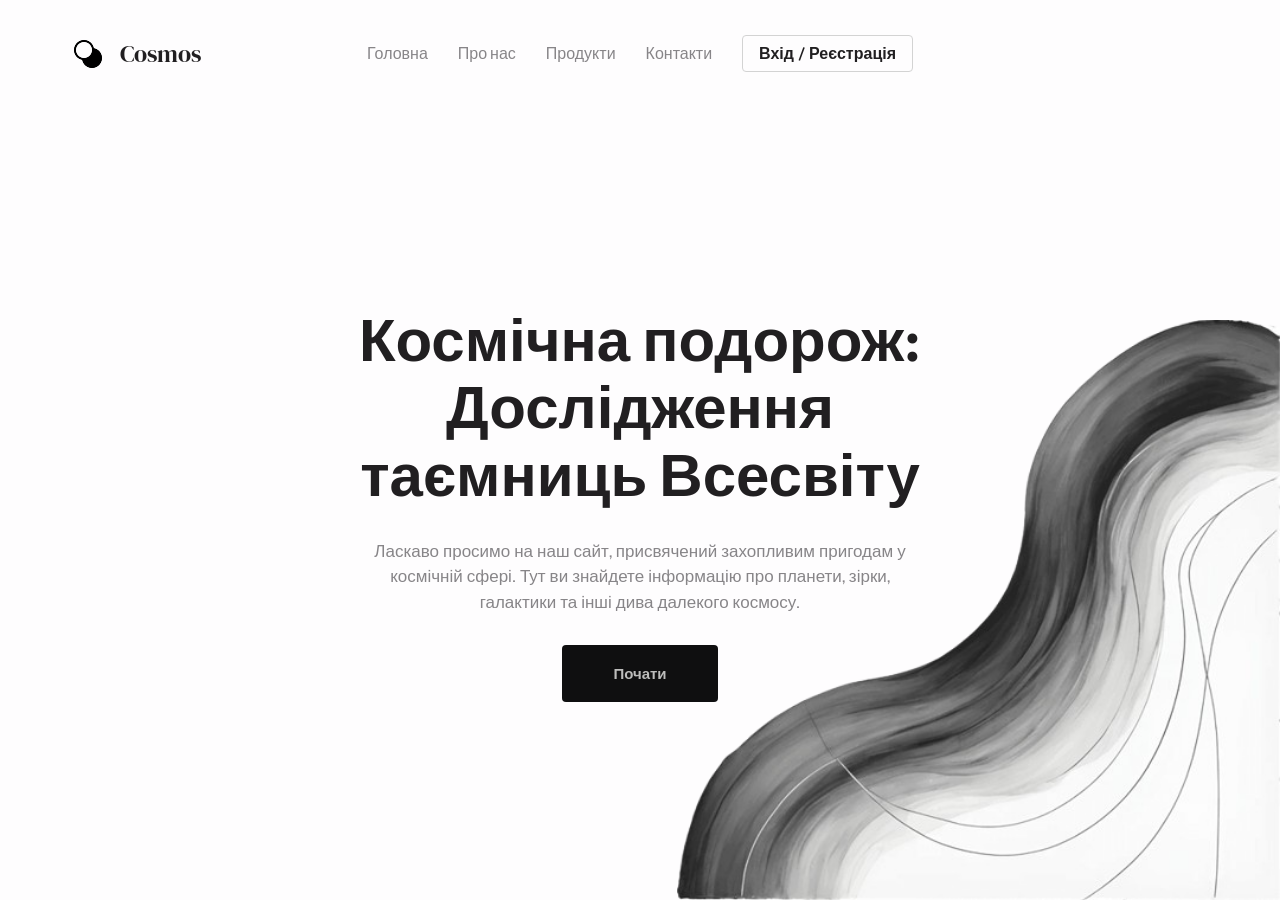
<file: index.html>
<!DOCTYPE html>
<html lang="uk">
<head>
    <meta charset="UTF-8">
    <meta name="viewport" content="width=device-width, initial-scale=1.0">
    <title>Cosmos - Космічна подорож</title>
    <link href="https://fonts.googleapis.com/css2?family=DM+Serif+Display&family=Outfit:wght@600&family=Syne:wght@400;600&display=swap" rel="stylesheet">
    <link rel="stylesheet" href="style.css">
</head>
<body>
    
    <header class="header header-dark">
        <div class="logo">
            <img src="logo.png" alt="Cosmo Logo" class="logo-icon logo-dark"> 
            <span class="logo-text text-dark">Cosmos</span>
        </div>
         <nav class="nav">
    <ul class="nav-list">
        <li><a href="index.html">Головна</a></li>
        <li><a href="about.html">Про нас</a></li>
        <li><a href="products.html">Продукти</a></li>
        <li><a href="products.html#footer">Контакти</a></li>
        <li><a href="auth.html" style="font-weight: 600; color: var(--text-dark);">Вхід / Реєстрація</a></li>
    </ul>
</nav>
    </header>

    <main class="hero">
        <div class="hero-content">
            <h1 class="hero-title">Космічна подорож:<br>Дослідження<br>таємниць Всесвіту</h1>
            <p class="hero-subtitle">Ласкаво просимо на наш сайт, присвячений захопливим пригодам у космічній сфері. Тут ви знайдете інформацію про планети, зірки, галактики та інші дива далекого космосу.</p>
            <a href="about.html" class="main-btn">Почати</a>
        </div>
        
        <div class="hero-visuals">
            <img src="wave_shape.png" alt="Хвиля" class="wave-shape">
        </div>
    </main>

</body>
</html>
</file>
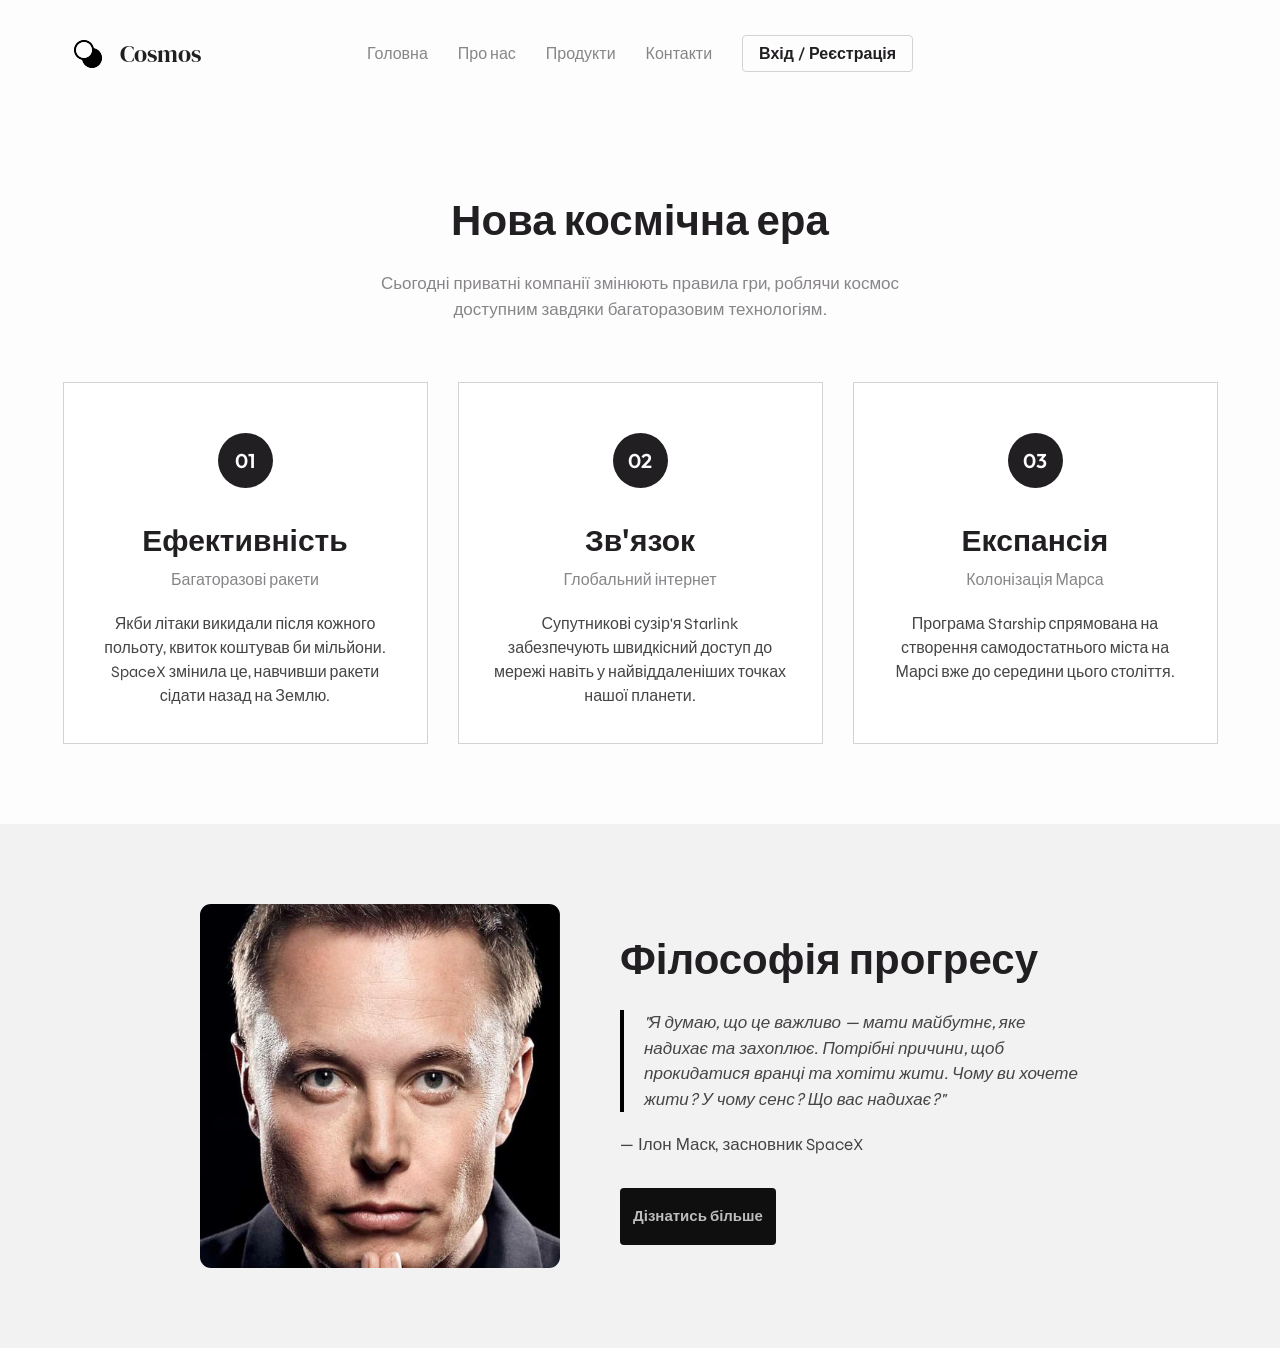
<file: about.html>
<!DOCTYPE html>
<html lang="uk">
<head>
    <meta charset="UTF-8">
    <meta name="viewport" content="width=device-width, initial-scale=1.0">
    <title>Cosmos - Про галузь</title>
    <link href="https://fonts.googleapis.com/css2?family=DM+Serif+Display&family=Outfit:wght@600&family=Syne:wght@400;600&display=swap" rel="stylesheet">
    <link rel="stylesheet" href="style.css">
</head>
<body>

    <header class="header header-dark">
        <div class="logo">
            <img src="logo.png" alt="Cosmo Logo" class="logo-icon logo-dark"> 
            <span class="logo-text text-dark">Cosmos</span>
        </div>
         <nav class="nav">
    <ul class="nav-list">
        <li><a href="index.html">Головна</a></li>
        <li><a href="about.html">Про нас</a></li>
        <li><a href="products.html">Продукти</a></li>
        <li><a href="products.html#footer">Контакти</a></li>
        <li><a href="auth.html" style="font-weight: 600; color: var(--text-dark);">Вхід / Реєстрація</a></li>
    </ul>
</nav>
    </header>

    <section class="industry-section">
        <h2 class="section-title">Нова космічна ера</h2>
        <p class="section-subtitle">Сьогодні приватні компанії змінюють правила гри, роблячи космос доступним завдяки багаторазовим технологіям.</p>
        
        <div class="cards-container">
            <div class="info-card">
                <div class="card-icon-wrap">01</div>
                <h3>Ефективність</h3>
                <span class="card-sub">Багаторазові ракети</span>
                <p>Якби літаки викидали після кожного польоту, квиток коштував би мільйони. SpaceX змінила це, навчивши ракети сідати назад на Землю.</p>
            </div>
            <div class="info-card">
                <div class="card-icon-wrap">02</div>
                <h3>Зв'язок</h3>
                <span class="card-sub">Глобальний інтернет</span>
                <p>Супутникові сузір'я Starlink забезпечують швидкісний доступ до мережі навіть у найвіддаленіших точках нашої планети.</p>
            </div>
            <div class="info-card">
                <div class="card-icon-wrap">03</div>
                <h3>Експансія</h3>
                <span class="card-sub">Колонізація Марса</span>
                <p>Програма Starship спрямована на створення самодостатнього міста на Марсі вже до середини цього століття.</p>
            </div>
        </div>
    </section>

    <section class="journey-section section-grey">
        <div class="journey-container">
            <div class="journey-image">
                <img src="men.png" alt="Elon Musk"> 
            </div>
            <div class="journey-content">
                <h2 class="journey-title">Філософія прогресу</h2>
                <p class="journey-text" style="font-style: italic; border-left: 4px solid #000; padding-left: 20px;">
                    "Я думаю, що це важливо — мати майбутнє, яке надихає та захоплює. Потрібні причини, щоб прокидатися вранці та хотіти жити. Чому ви хочете жити? У чому сенс? Що вас надихає?"
                </p>
                <p class="journey-text">— Ілон Маск, засновник SpaceX</p>
                <div class="journey-actions">
                    <a href="products.html" class="main-btn">Дізнатись більше</a>
                </div>
            </div>
        </div>
    </section>

</body>
</html>
</file>
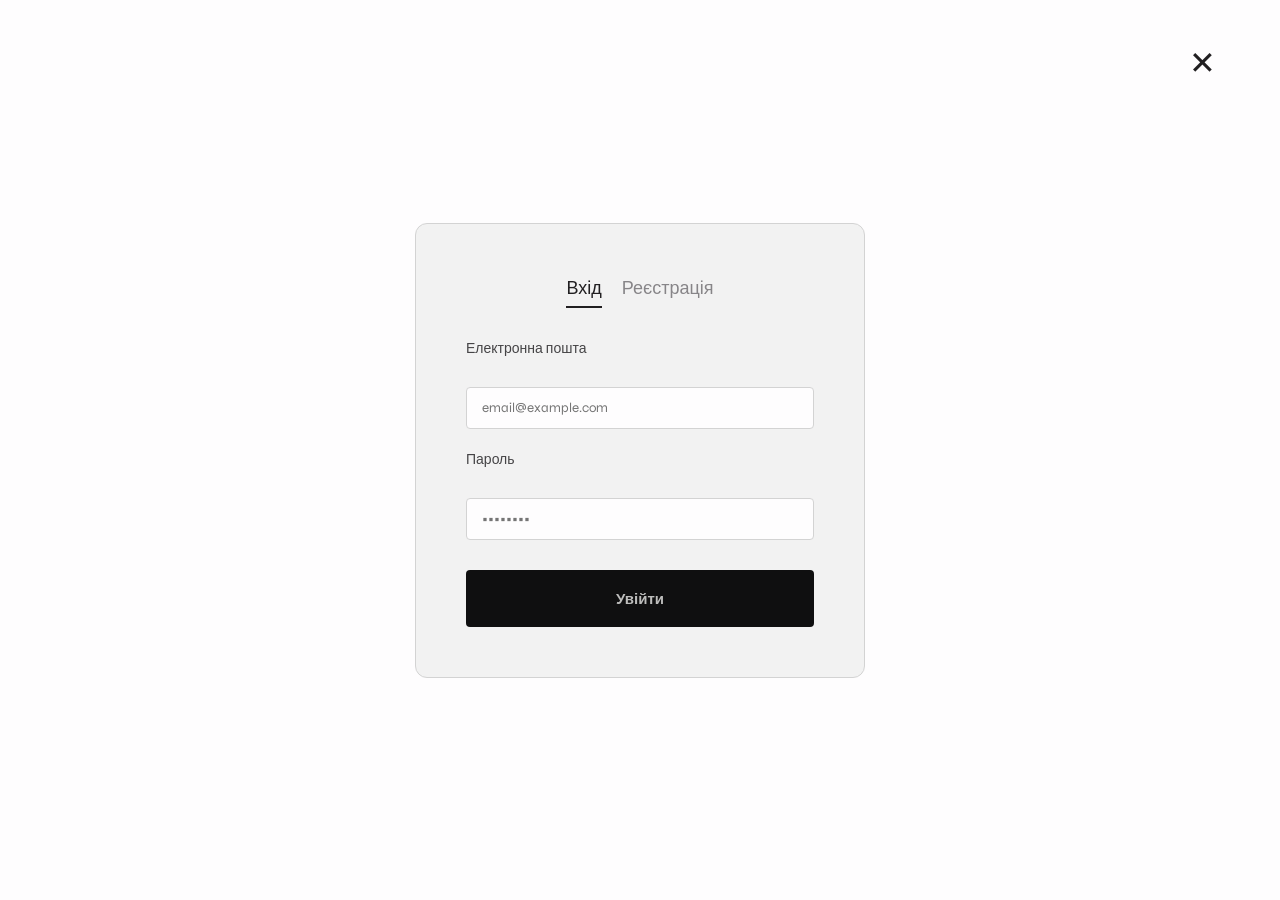
<file: auth.html>
<!DOCTYPE html>
<html lang="uk">
<head>
    <meta charset="UTF-8">
    <meta name="viewport" content="width=device-width, initial-scale=1.0">
    <title>Cosmos - Авторизація</title>
    <link href="https://fonts.googleapis.com/css2?family=DM+Serif+Display&family=Outfit:wght@600&family=Syne:wght@400;600&display=swap" rel="stylesheet">
    <link rel="stylesheet" href="style.css">
    <style>

.error-message {
    color: #ff4d4d;
    font-size: 12px;
    margin-bottom: 5px;
    min-height: 15px; /* Щоб верстка не стрибала */
    font-weight: 600;
    opacity: 0;
    transition: opacity 0.3s ease;
}

.error-message.show {
    opacity: 1;
}

/* Підсвітка бордера поля при помилці */
input.input-error {
    border-color: #ff4d4d !important;
}

        /* Специфічні стилі для сторінки авторизації */
        .auth-body {
            display: flex;
            justify-content: center;
            align-items: center;
            min-height: 100vh;
            padding: 20px;
        }
        .auth-close {
            position: absolute;
            top: 40px;
            right: 5%;
            font-size: 32px;
            color: var(--text-dark);
            cursor: pointer;
            transition: transform 0.3s ease;
        }
        .auth-close:hover {
            transform: rotate(90deg);
        }
        .auth-card {
            width: 100%;
            max-width: 450px;
            padding: 50px;
            background: var(--bg-grey);
            border-radius: 12px;
            border: 1px solid var(--border-color);
            text-align: center;
        }
        .auth-tabs {
            display: flex;
            gap: 20px;
            justify-content: center;
            margin-bottom: 30px;
        }
        .auth-tab {
            font-family: 'Outfit', sans-serif;
            font-size: 18px;
            color: var(--text-light);
            cursor: pointer;
            border-bottom: 2px solid transparent;
            padding-bottom: 5px;
        }
        .auth-tab.active {
            color: var(--text-dark);
            border-bottom: 2px solid var(--text-dark);
        }
        .form-group {
            margin-bottom: 20px;
            text-align: left;
        }
        .form-group label {
            display: block;
            font-size: 14px;
            margin-bottom: 8px;
            color: var(--text-mid);
        }
        .form-group input {
            width: 100%;
            padding: 12px 15px;
            border: 1px solid var(--border-color);
            background: var(--bg-white);
            border-radius: 4px;
            font-family: 'Syne', sans-serif;
            color: var(--text-dark);
            outline: none;
        }
        .auth-btn {
            width: 100%;
            margin-top: 10px;
            cursor: pointer;
            border: none;
        }
        .hidden { display: none; }
    </style>
</head>
<body class="auth-body">

    <a href="index.html" class="auth-close">✕</a>

    <div class="auth-card">
        <div class="auth-tabs">
            <span class="auth-tab active" id="tab-login">Вхід</span>
            <span class="auth-tab" id="tab-register">Реєстрація</span>
        </div>

        <form id="form-login" novalidate>
    <div class="form-group">
        <label>Електронна пошта</label>
        <div class="error-message" id="error-login-email"></div> <input type="email" id="login-email" placeholder="email@example.com" required>
    </div>
    <div class="form-group">
        <label>Пароль</label>
        <div class="error-message" id="error-login-password"></div> <input type="password" id="login-password" placeholder="••••••••" required>
    </div>
    <button type="submit" class="main-btn auth-btn">Увійти</button>
</form>

<form id="form-register" class="hidden" novalidate>
    <div class="form-group">
        <label>Повне ім'я</label>
        <div class="error-message" id="error-reg-name"></div> <input type="text" id="reg-name" placeholder="Іван Іванов" required>
    </div>
    <div class="form-group">
        <label>Електронна пошта</label>
        <div class="error-message" id="error-reg-email"></div> <input type="email" id="reg-email" placeholder="email@example.com" required>
    </div>
    <div class="form-group">
        <label>Пароль</label>
        <div class="error-message" id="error-reg-password"></div> <input type="password" id="reg-password" placeholder="Мінімум 8 символів" required>
    </div>
    <button type="submit" class="main-btn auth-btn">Створити акаунт</button>
</form>
    </div>

    <script src="auth.js"></script>
</body>
</html>
</file>
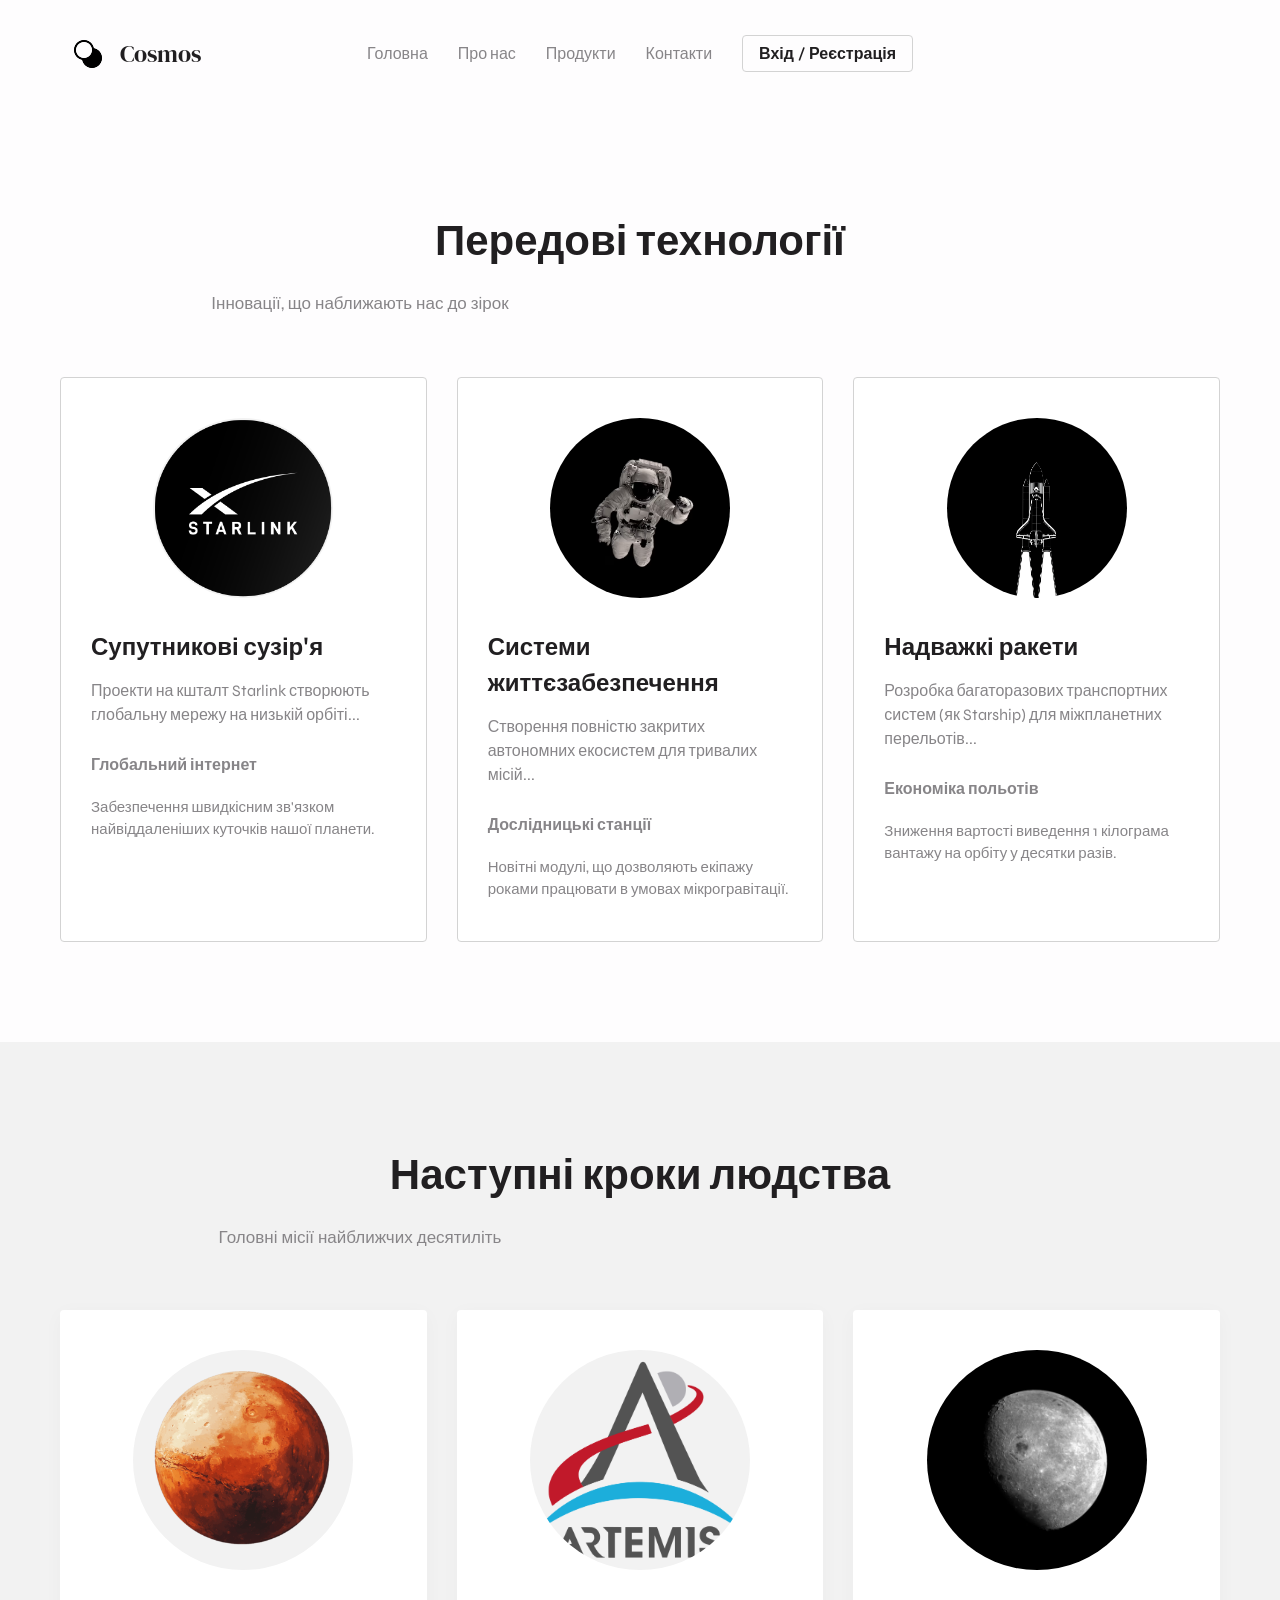
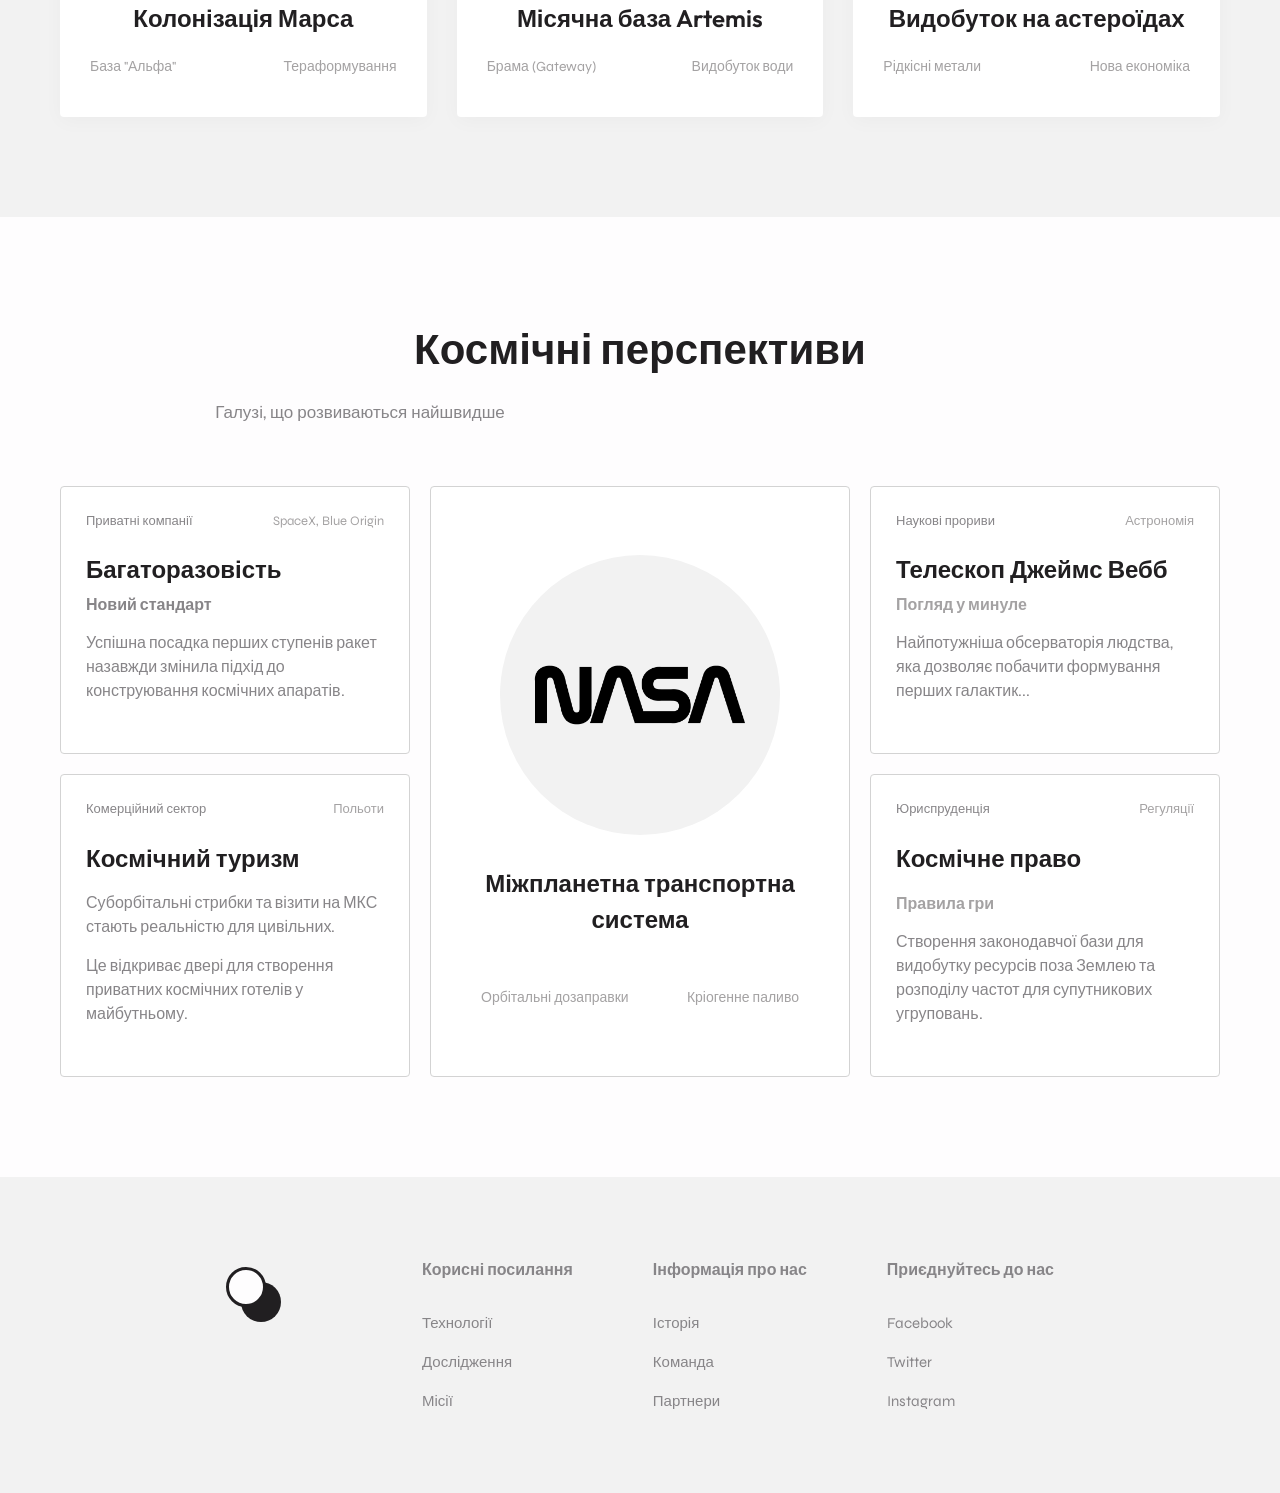
<file: products.html>
<!DOCTYPE html>
<html lang="uk">
<head>
    <meta charset="UTF-8">
    <meta name="viewport" content="width=device-width, initial-scale=1.0">
    <title>Cosmos - Космічні перспективи</title>
    <link rel="preconnect" href="https://fonts.googleapis.com">
    <link rel="preconnect" href="https://fonts.gstatic.com" crossorigin>
    <link href="https://fonts.googleapis.com/css2?family=DM+Serif+Display&family=Outfit:wght@600&family=Syne:wght@400;500;600&display=swap" rel="stylesheet">
    <link rel="stylesheet" href="style.css">
</head>
<body>
    
    <header class="header header-dark">
        <div class="logo">
            <img src="logo.png" alt="Cosmo Logo" class="logo-icon logo-dark"> 
            <span class="logo-text text-dark">Cosmos</span>
        </div>
         <nav class="nav">
    <ul class="nav-list">
        <li><a href="index.html">Головна</a></li>
        <li><a href="about.html">Про нас</a></li>
        <li><a href="products.html">Продукти</a></li>
        <li><a href="products.html#footer">Контакти</a></li>
        <li><a href="auth.html" style="font-weight: 600; color: var(--text-dark);">Вхід / Реєстрація</a></li>
    </ul>
</nav>
    </header>

   <section class="section section-white">
    <div class="container">
        <h2 class="section-title">Передові технології</h2>
        <p class="section-subtitle">Інновації, що наближають нас до зірок</p>

        <div class="grid-3-cols">
            <div class="card border-card">
                <a href="https://uk.wikipedia.org/wiki/Starlink" target="_blank">
                    <div class="card-image normal"><img src="starlink-logo-01.png" alt="Супутники"></div>
                    <h3 class="card-title">Супутникові сузір'я</h3>
                </a>
                <p class="card-text">Проекти на кшталт Starlink створюють глобальну мережу на низькій орбіті...</p>
                <h4 class="card-sub">Глобальний інтернет</h4>
                <p class="card-sub-text">Забезпечення швидкісним зв'язком найвіддаленіших куточків нашої планети.</p>
            </div>

            <div class="card border-card">
                <a href="https://uk.wikipedia.org/wiki/Система_життєзабезпечення" target="_blank">
                    <div class="card-image normal"><img src="cosmonaft.png" alt="Життя"></div>
                    <h3 class="card-title">Системи життєзабезпечення</h3>
                </a>
                <p class="card-text">Створення повністю закритих автономних екосистем для тривалих місій...</p>
                <h4 class="card-sub">Дослідницькі станції</h4>
                <p class="card-sub-text">Новітні модулі, що дозволяють екіпажу роками працювати в умовах мікрогравітації.</p>
            </div>

            <div class="card border-card">
                <a href="https://uk.wikipedia.org/wiki/Starship" target="_blank">
                    <div class="card-image normal"><img src="star.png" alt="Всесвіт"></div>
                    <h3 class="card-title">Надважкі ракети</h3>
                </a>
                <p class="card-text">Розробка багаторазових транспортних систем (як Starship) для міжпланетних перельотів...</p>
                <h4 class="card-sub">Економіка польотів</h4>
                <p class="card-sub-text">Зниження вартості виведення 1 кілограма вантажу на орбіту у десятки разів.</p>
            </div>
        </div>
    </div>
</section>

    <section class="section section-grey">
    <div class="container">
        <h2 class="section-title">Наступні кроки людства</h2>
        <p class="section-subtitle">Головні місії найближчих десятиліть</p>

        <div class="grid-3-cols">
            <div class="card flat-card">
                <a href="https://uk.wikipedia.org/wiki/Колонізація_Марса" target="_blank">
                    <div class="card-image large"><img src="mars.png" alt="Марс"></div>
                    <h3 class="card-title text-center">Колонізація Марса</h3>
                </a>
                <div class="card-footer-flex">
                    <span>База "Альфа"</span>
                    <span>Тераформування</span>
                </div>
            </div>

            <div class="card flat-card">
                <a href="https://uk.wikipedia.org/wiki/Артеміда_(космічна_програма)" target="_blank">
                    <div class="card-image large"><img src="artemis.png" alt="Місяць"></div>
                    <h3 class="card-title text-center">Місячна база Artemis</h3>
                </a>
                <div class="card-footer-flex">
                    <span>Брама (Gateway)</span>
                    <span>Видобуток води</span>
                </div>
            </div>

            <div class="card flat-card">
                <a href="https://uk.wikipedia.org/wiki/Промислове_освоєння_астероїдів" target="_blank">
                    <div class="card-image large"><img src="moon.png" alt="Астероїди"></div>
                    <h3 class="card-title text-center">Видобуток на астероїдах</h3>
                </a>
                <div class="card-footer-flex">
                    <span>Рідкісні метали</span>
                    <span>Нова економіка</span>
                </div>
            </div>
        </div>
    </div>
</section>
    <section class="section section-white">
        <div class="container">
            <h2 class="section-title">Космічні перспективи</h2>
            <p class="section-subtitle">Галузі, що розвиваються найшвидше</p>

            <div class="bento-grid">
                <div class="bento-col">
                    <div class="card border-card small-pad">
                        <div class="card-top-tags">
                            <span>Приватні компанії</span>
                            <span class="light-tag">SpaceX, Blue Origin</span>
                        </div>
                        <h3 class="card-title mb-5">Багаторазовість</h3>
                        <h4 class="card-sub mb-15">Новий стандарт</h4>
                        <p class="card-text">Успішна посадка перших ступенів ракет назавжди змінила підхід до конструювання космічних апаратів.</p>
                    </div>
                    <div class="card border-card small-pad">
                        <div class="card-top-tags">
                            <span>Комерційний сектор</span>
                            <span class="light-tag">Польоти</span>
                        </div>
                        <h3 class="card-title mb-15">Космічний туризм</h3>
                        <p class="card-text mb-15">Суборбітальні стрибки та візити на МКС стають реальністю для цивільних.</p>
                        <p class="card-text">Це відкриває двері для створення приватних космічних готелів у майбутньому.</p>
                    </div>
                </div>

                <div class="bento-center">
                    <div class="card border-card center-large">
                        <div class="card-image hero-circle"><img src="nasa.png" alt="Польоти"></div>
                        <h3 class="card-title text-center mb-30">Міжпланетна транспортна система</h3>
                        <div class="card-footer-flex px-20">
                            <span>Орбітальні дозаправки</span>
                            <span>Кріогенне паливо</span>
                        </div>
                    </div>
                </div>

                <div class="bento-col">
                    <div class="card border-card small-pad">
    <div class="card-top-tags">
        <span>Наукові прориви</span>
        <span class="light-tag">Астрономія</span>
    </div>
    <h3 class="card-title mb-5">
        <a href="https://uk.wikipedia.org/wiki/Джеймс_Вебб_(телескоп)" target="_blank">Телескоп Джеймс Вебб</a>
    </h3>
    <h4 class="card-sub mb-15 light-tag">Погляд у минуле</h4>
    <p class="card-text">Найпотужніша обсерваторія людства, яка дозволяє побачити формування перших галактик...</p>
</div>
                    <div class="card border-card small-pad">
                        <div class="card-top-tags">
                            <span>Юриспруденція</span>
                            <span class="light-tag">Регуляції</span>
                        </div>
                        <h3 class="card-title mb-15">Космічне право</h3>
                        <h4 class="card-sub mb-15 light-tag">Правила гри</h4>
                        <p class="card-text">Створення законодавчої бази для видобутку ресурсів поза Землею та розподілу частот для супутникових угруповань.</p>
                    </div>
                </div>
            </div>
        </div>
    </section>

    <footer id="footer" class="footer">
        <div class="container footer-container">
            <div class="footer-logo">
                <div class="logo-circles">
                    <div class="circle circle-light"></div>
                    <div class="circle circle-dark"></div>
                </div>
            </div>
            <div class="footer-links-group">
                <div class="footer-col">
                    <h4 class="footer-title">Корисні посилання</h4>
                    <ul class="footer-list">
                        <li><a href="#">Технології</a></li>
                        <li><a href="#">Дослідження</a></li>
                        <li><a href="#">Місії</a></li>
                    </ul>
                </div>
                <div class="footer-col">
                    <h4 class="footer-title">Інформація про нас</h4>
                    <ul class="footer-list">
                        <li><a href="about.html">Історія</a></li>
                        <li><a href="#">Команда</a></li>
                        <li><a href="#">Партнери</a></li>
                    </ul>
                </div>
                <div class="footer-col">
                    <h4 class="footer-title">Приєднуйтесь до нас</h4>
                    <ul class="footer-list">
                        <li><a href="#">Facebook</a></li>
                        <li><a href="#">Twitter</a></li>
                        <li><a href="#">Instagram</a></li>
                    </ul>
                </div>
            </div>
        </div>
    </footer>

</body>
</html>
</file>
<file: style.css>
/* --- ЗМІННІ (СВІТЛА ТЕМА ЗА ЗМОВЧУВАННЯМ) --- */
:root {
    --bg-white: #FEFDFE;
    --bg-grey: #F2F2F2;
    --card-bg: #FFFFFF;
    
    --text-dark: #211F21;      /* Заголовки, лого */
    --text-mid: #454446;       /* Основний текст */
    --text-light: #878588;     /* Підписи */
    --text-very-light: #A4A2A3; /* Дрібний текст */
    
    --border-color: #D3D3D3;
    
    --logo-filter: brightness(0); /* Робить картинку лого чорною */
    
    --btn-bg: #0F0F10;
    --btn-text: #BDBDBC;
}

/* Стиль для посилання авторизації в меню */
.nav-list li a[href="auth.html"] {
    border: 1px solid var(--border-color);
    padding: 8px 16px;
    border-radius: 4px;
    transition: all 0.3s ease;
}

.nav-list li a[href="auth.html"]:hover {
    background-color: var(--text-dark);
    color: var(--bg-white) !important;
}

/* --- ЗМІННІ (ТЕМНА ТЕМА) --- */
body.dark-theme {
    --bg-white: #121212;
    --bg-grey: #1A1A1A;
    --card-bg: #1F1F1F;
    
    --text-dark: #FDFCFD;
    --text-mid: #D1CFD1;
    --text-light: #A4A2A3;
    --text-very-light: #878588;
    
    --border-color: #333333;
    
    --logo-filter: brightness(0) invert(1); /* Робить картинку лого білою */
    
    --btn-bg: #E0E0E0;
    --btn-text: #121212;
}

/* --- БАЗОВІ НАЛАШТУВАННЯ --- */
* {
    margin: 0;
    padding: 0;
    box-sizing: border-box;
}

html { scroll-behavior: smooth; }

body {
    font-family: 'Syne', sans-serif;
    background-color: var(--bg-white);
    color: var(--text-mid);
    min-height: 100vh;
    display: flex;
    flex-direction: column;
    overflow-x: hidden;
    line-height: 1.5;
    transition: background-color 0.3s ease, color 0.3s ease;
}

a { text-decoration: none; color: inherit; transition: color 0.3s ease; }
a:hover { color: var(--text-dark); }
ul { list-style: none; }
img { max-width: 100%; height: auto; display: block; }
h1, h2, h3, h4, h5, h6 { font-family: 'Outfit', sans-serif; color: var(--text-dark); transition: color 0.3s ease; }

.container { max-width: 1200px; margin: 0 auto; padding: 0 20px; }

/* --- ШАПКА --- */
.header {
    display: flex;
    align-items: center;
    justify-content: space-between; /* Лого зліва, кнопка справа */
    padding: 30px 5%; 
    width: 100%;
    z-index: 10;
    position: relative;
    background-color: var(--bg-white);
    transition: background-color 0.3s ease;
}

.logo { display: flex; align-items: center; gap: 8px; }
.logo-icon { width: 48px; height: 48px; object-fit: contain; filter: var(--logo-filter); transition: filter 0.3s ease; }
.logo-text { font-family: 'DM Serif Display', serif; font-size: 24px; color: var(--text-dark); transition: color 0.3s ease; }

.nav { position: absolute; left: 50%; transform: translateX(-50%); }
.nav-list { display: flex; gap: 30px; }
.nav-list a { font-size: 16px; color: var(--text-light); }
.nav-list a:hover { color: var(--text-dark); }

/* --- КНОПКА ТЕМИ ТА АНІМАЦІЯ --- */
.theme-btn {
    background: transparent;
    border: 1px solid var(--border-color);
    border-radius: 50%;
    width: 44px;
    height: 44px;
    cursor: pointer;
    display: flex;
    align-items: center;
    justify-content: center;
    font-size: 20px;
    color: var(--text-dark);
    position: relative;
    transition: transform 0.3s, border-color 0.3s, background-color 0.3s;
}
.theme-btn:hover { transform: scale(1.1); background-color: var(--bg-grey); }

/* Анімація "Зірочка вилітає" */
.theme-btn::after {
    content: '✨';
    position: absolute;
    font-size: 16px;
    opacity: 0;
    pointer-events: none;
}
.theme-btn.animate-star::after {
    animation: starFly 0.6s ease-out forwards;
}

@keyframes starFly {
    0% { transform: translate(0, 0) scale(0.5); opacity: 1; }
    30% { opacity: 1; }
    100% { transform: translate(30px, -30px) scale(1.5) rotate(45deg); opacity: 0; }
}

/* --- ГОЛОВНА (HERO) --- */
.hero {
    flex: 1;
    display: flex;
    justify-content: center;
    align-items: center;
    text-align: center;
    padding: 80px 20px;
    position: relative; 
    width: 100%;
}
.hero-content { max-width: 656px; display: flex; flex-direction: column; align-items: center; gap: 30px; position: relative; z-index: 5; }
.hero-title { font-weight: 600; font-size: 60px; line-height: 1.13; color: var(--text-dark); }
.hero-subtitle { font-size: 17px; line-height: 1.5; color: var(--text-light); max-width: 552px; }

.main-btn {
    display: inline-flex; justify-content: center; align-items: center;
    width: 156px; height: 57px; border-radius: 4px; font-weight: 600; font-size: 15px;
    background-color: var(--btn-bg); color: var(--btn-text);
    transition: opacity 0.3s ease, background-color 0.3s ease, color 0.3s ease;
}
.main-btn:hover { opacity: 0.8; }

.hero-visuals { position: absolute; top: 0; left: 0; width: 100%; height: 100%; z-index: 1; pointer-events: none; }
.boouul-block { position: absolute; width: 396px; top: -120px; left: 0; filter: drop-shadow(40px 0px 61px rgba(0, 0, 0, 0.15)); }
.wave-shape { position: absolute; width: 603px; bottom: 0; right: 0; }

/* Зробимо картинки трохи приглушеними у темній темі, щоб не били по очах */
body.dark-theme .boouul-block, body.dark-theme .wave-shape { filter: opacity(0.3) grayscale(0.5); }

/* --- СЕКЦІЇ ТА ФОНИ --- */
.section-white { background-color: var(--bg-white); }
.section-grey { background-color: var(--bg-grey); }

/* --- ПРО ГАЛУЗЬ --- */
.industry-section { padding: 80px 20px; display: flex; flex-direction: column; align-items: center; }
.section-title { font-size: 42px; font-weight: 600; margin-bottom: 20px; text-align: center; }
.section-subtitle { font-size: 17px; color: var(--text-light); text-align: center; max-width: 600px; margin-bottom: 60px; }

.cards-container { display: flex; gap: 30px; justify-content: center; flex-wrap: wrap; }
.info-card { width: 365px; border: 1px solid var(--border-color); background-color: var(--card-bg); display: flex; flex-direction: column; align-items: center; text-align: center; padding: 50px 35px 35px; transition: transform 0.3s ease, background-color 0.3s ease, border-color 0.3s; }
.info-card:hover { transform: translateY(-5px); }
.card-icon-wrap { width: 55px; height: 55px; background-color: var(--text-dark); border-radius: 50%; display: flex; justify-content: center; align-items: center; margin-bottom: 30px; color: var(--bg-white); font-family: 'Outfit', sans-serif; font-size: 20px; font-weight: 600; transition: background-color 0.3s, color 0.3s; }
.info-card h3 { font-size: 30px; margin-bottom: 5px; }
.card-sub { font-size: 16px; color: var(--text-light); margin-bottom: 20px; display: block; }

/* --- ПОДОРОЖ --- */
.journey-section { padding: 80px 20px; display: flex; justify-content: center; }
.journey-container { display: flex; align-items: center; gap: 60px; max-width: 900px; }
.journey-image img { width: 360px; height: 364px; object-fit: cover; border-radius: 11px; }
.journey-content { display: flex; flex-direction: column; gap: 20px; max-width: 460px; }
.journey-title { font-size: 42px; }
.journey-text { font-size: 17px; }
.journey-actions { display: flex; align-items: center; gap: 25px; margin-top: 10px; }
.btn-text { font-size: 17px; color: var(--text-mid); font-weight: 600; transition: color 0.3s; }
.btn-text:hover { color: var(--text-dark); }

/* --- ПРОДУКТИ (СІТКА) --- */
.section { padding: 100px 0; }
.grid-3-cols { display: grid; grid-template-columns: repeat(auto-fit, minmax(320px, 1fr)); gap: 30px; }

.card { background-color: var(--card-bg); border-radius: 4px; transition: transform 0.3s ease, box-shadow 0.3s ease, background-color 0.3s ease, border-color 0.3s ease; }
.card:hover { transform: translateY(-5px); }
.border-card { border: 1px solid var(--border-color); padding: 40px 30px; }
.flat-card { padding: 40px 30px; box-shadow: 0 4px 20px rgba(0,0,0,0.03); }

body.dark-theme .flat-card { box-shadow: 0 4px 20px rgba(0,0,0,0.3); } /* Тінь для темної теми */

.card-title { font-size: 24px; font-weight: 600; margin-bottom: 15px; }
.card-text { font-size: 16px; color: var(--text-light); margin-bottom: 25px; }
.text-center { text-align: center; }
.card-sub-text { font-size: 15px; color: var(--text-light); }
.card-footer-flex { display: flex; justify-content: space-between; font-size: 14px; color: var(--text-very-light); margin-top: 20px; }
.px-20 { padding: 0 20px; }

/* BENTO GRID */
.bento-grid { display: grid; grid-template-columns: 1fr 1.2fr 1fr; gap: 20px; }
.bento-col { display: flex; flex-direction: column; gap: 20px; }
.bento-center .center-large { height: 100%; display: flex; flex-direction: column; justify-content: center; }
.small-pad { padding: 25px; }
.card-top-tags { display: flex; justify-content: space-between; font-size: 13px; color: var(--text-light); margin-bottom: 20px; }
.light-tag { color: var(--text-very-light); }
.mb-5 { margin-bottom: 5px; }
.mb-15 { margin-bottom: 15px; }
.mb-30 { margin-bottom: 30px; }

/* КОЛА ДЛЯ КАРТИНОК */
.card-image { margin: 0 auto 30px auto; border-radius: 50%; overflow: hidden; background-color: var(--bg-grey); transition: background-color 0.3s ease; }
.card-image img { width: 100%; height: 100%; object-fit: cover; }
.card-image.normal { width: 180px; height: 180px; }
.card-image.large { width: 220px; height: 220px; }
.card-image.hero-circle { width: 280px; height: 280px; }

/* --- ФУТЕР --- */
.footer { background-color: var(--bg-grey); padding: 80px 0; margin-top: auto; transition: background-color 0.3s ease; }
.footer-container { display: flex; align-items: flex-start; justify-content: center; gap: 100px; }
.footer-logo { width: 96px; height: 96px; position: relative; }
.logo-circles { position: relative; width: 60px; height: 60px; top: 10px; }
.circle { width: 40px; height: 40px; border-radius: 50%; position: absolute; transition: border-color 0.3s, background-color 0.3s; }
.circle-light { border: 3px solid var(--text-dark); background: var(--bg-white); top: 0; left: 0; z-index: 2; }
.circle-dark { background: var(--text-dark); top: 15px; left: 15px; z-index: 1; }
.footer-links-group { display: flex; gap: 80px; }
.footer-col { display: flex; flex-direction: column; gap: 20px; }
.footer-title { font-size: 16px; font-weight: 600; color: var(--text-light); margin-bottom: 10px; }
.footer-list { display: flex; flex-direction: column; gap: 15px; }
.footer-list li a { font-size: 15px; color: var(--text-light); }
.footer-list li a:hover { color: var(--text-dark); }

/* --- АДАПТИВНІСТЬ --- */
@media (max-width: 992px) {
    .bento-grid { grid-template-columns: 1fr; }
    .footer-container { flex-direction: column; align-items: center; gap: 50px; }
    .footer-links-group { flex-direction: column; text-align: center; gap: 40px; }
    .journey-container { flex-direction: column; text-align: center; }
    .journey-actions { justify-content: center; }
    .nav { position: static; transform: none; margin: 0 auto; }
    .header { flex-wrap: wrap; gap: 20px; justify-content: center; }
    .theme-btn { position: absolute; right: 5%; top: 30px; }
}
</file>
